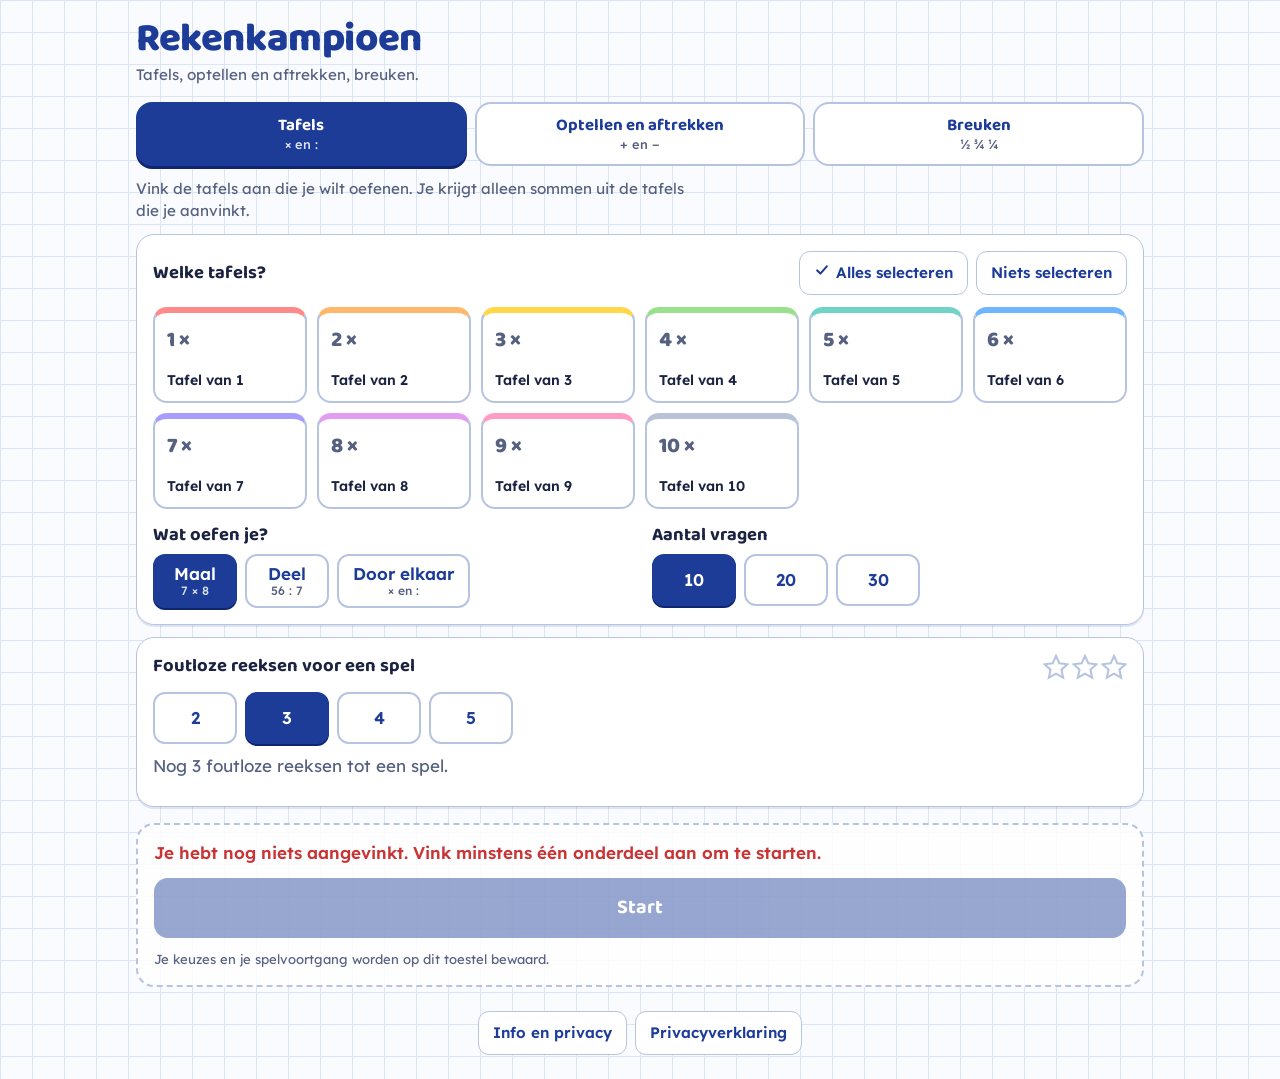
<file: index.html>
<!doctype html>
<html lang="nl">
  <head>
    <meta charset="utf-8" />
    <meta name="viewport" content="width=device-width, initial-scale=1, viewport-fit=cover" />
    <meta name="color-scheme" content="light dark" />
    <title>Rekenkampioen</title>
    <meta name="description" content="Rekenkampioen: oefen tafels, optellen en aftrekken en breuken. Gratis, zonder account, werkt offline." />
    <meta name="theme-color" content="#FAFBFE" media="(prefers-color-scheme: light)" />
    <meta name="theme-color" content="#1A332E" media="(prefers-color-scheme: dark)" />
    <meta name="mobile-web-app-capable" content="yes" />
    <meta name="apple-mobile-web-app-capable" content="yes" />
    <meta name="apple-mobile-web-app-title" content="Rekenkampioen" />
    <meta name="apple-mobile-web-app-status-bar-style" content="default" />
    <meta name="format-detection" content="telephone=no" />
    <link rel="manifest" href="./manifest.webmanifest" />
    <link rel="icon" href="./icon-192.png" type="image/png" />
    <link rel="apple-touch-icon" href="./apple-touch-icon.png" />
    <script type="module" crossorigin src="./assets/index-CdqrLb0e.js"></script>
    <link rel="stylesheet" crossorigin href="./assets/style-BLvkulnB.css">
  </head>
  <body>
    <div id="app" class="app" role="main"></div>
    <noscript>
      <p style="font-family: system-ui, sans-serif; padding: 24px">
        Rekenkampioen heeft JavaScript nodig om te oefenen. Zet JavaScript aan in je browser en herlaad de pagina.
      </p>
    </noscript>
  </body>
</html>
</file>
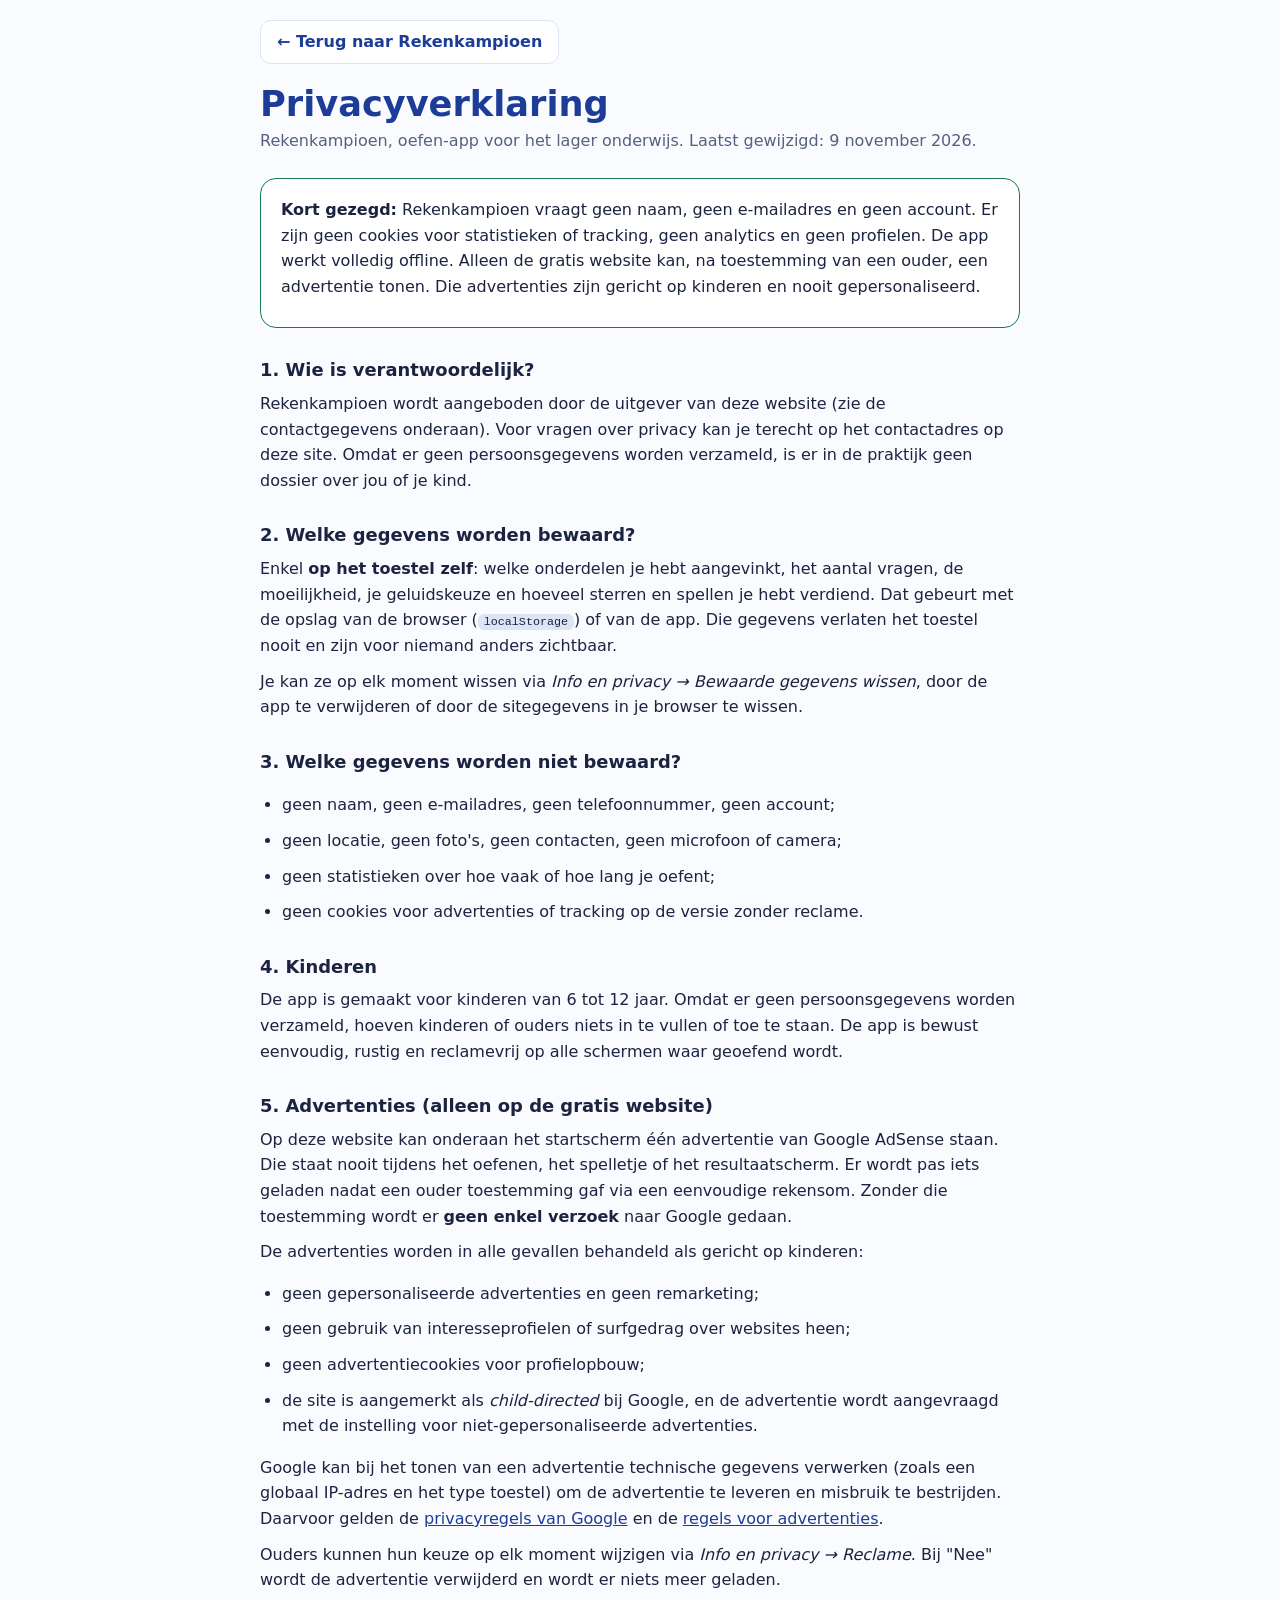
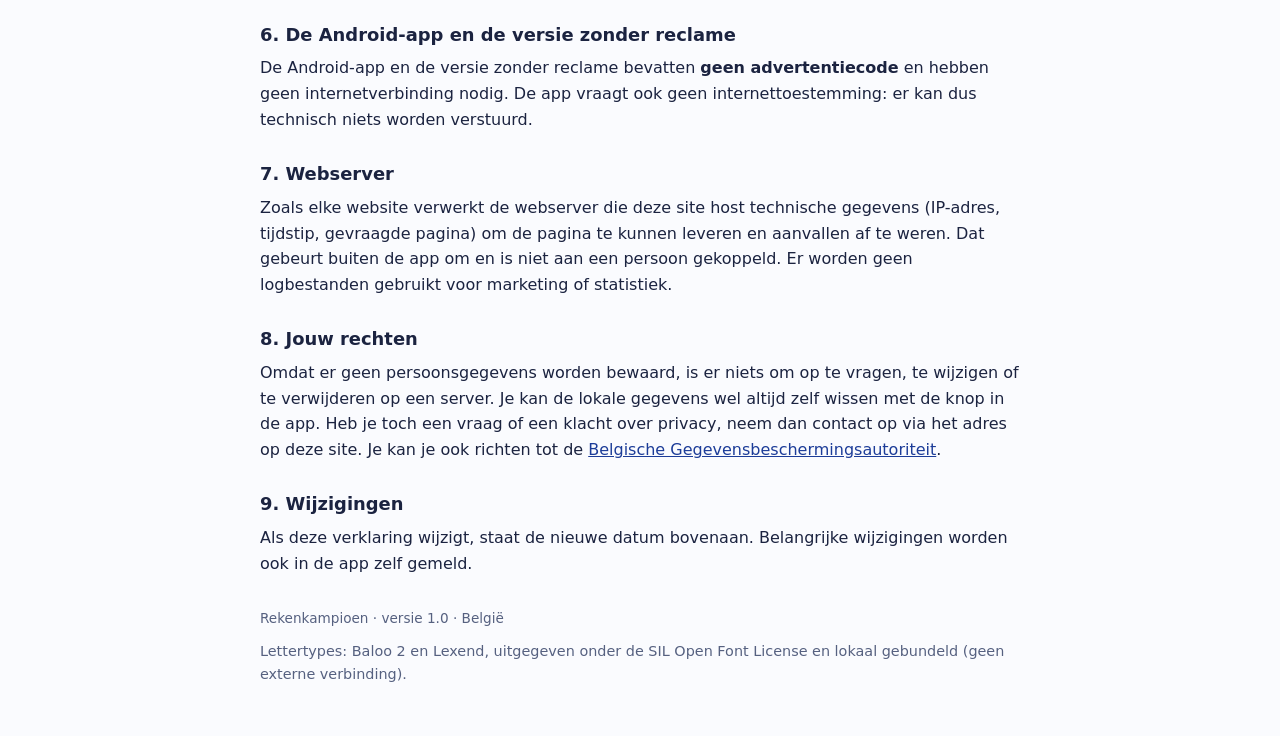
<file: privacy.html>
<!doctype html>
<html lang="nl">
  <head>
    <meta charset="utf-8" />
    <meta name="viewport" content="width=device-width, initial-scale=1" />
    <meta name="color-scheme" content="light dark" />
    <meta name="robots" content="index" />
    <title>Privacyverklaring — Rekenkampioen</title>
    <meta
      name="description"
      content="Privacyverklaring van Rekenkampioen: geen accounts, geen tracking, geen persoonsgegevens. Reclame alleen na toestemming van een ouder en nooit gepersonaliseerd."
    />
    <style>
      :root {
        --bg: #fafbfe;
        --panel: #ffffff;
        --text: #1b2340;
        --muted: #566180;
        --ink: #1c3c98;
        --line: #dce5f4;
        --good: #177a4b;
        color-scheme: light dark;
        font-family: 'Lexend', system-ui, -apple-system, 'Segoe UI', sans-serif;
        line-height: 1.6;
      }
      @media (prefers-color-scheme: dark) {
        :root {
          --bg: #1a332e;
          --panel: #20403a;
          --text: #edf1e6;
          --muted: #afc2b8;
          --ink: #a8cbff;
          --line: #42685c;
          --good: #8ee0ac;
        }
      }
      * { box-sizing: border-box; }
      body {
        margin: 0;
        background: var(--bg);
        color: var(--text);
        padding: max(20px, env(safe-area-inset-top)) 16px calc(40px + env(safe-area-inset-bottom));
      }
      main { max-width: 760px; margin: 0 auto; }
      h1 { color: var(--ink); font-size: clamp(1.6rem, 5vw, 2.2rem); line-height: 1.15; margin: 0 0 4px; }
      h2 { font-size: 1.12rem; margin: 28px 0 6px; }
      p, li { margin: 0 0 10px; }
      ul { padding-left: 22px; }
      .sub { color: var(--muted); margin: 0 0 24px; }
      .panel {
        background: var(--panel);
        border: 1.5px solid var(--line);
        border-radius: 16px;
        padding: 18px 20px;
        margin: 18px 0;
      }
      .panel.good { border-color: var(--good); }
      .back {
        display: inline-flex;
        align-items: center;
        min-height: 44px;
        padding: 8px 16px;
        border-radius: 11px;
        border: 1.5px solid var(--line);
        background: var(--panel);
        color: var(--ink);
        text-decoration: none;
        font-weight: 600;
        margin-bottom: 20px;
      }
      code { background: var(--line); border-radius: 6px; padding: 1px 6px; font-size: 0.9em; }
      .muted { color: var(--muted); font-size: 0.9rem; }
      a { color: var(--ink); }
      footer { margin-top: 32px; color: var(--muted); font-size: 0.85rem; }
    </style>
  </head>
  <body>
    <main>
      <a class="back" href="./">← Terug naar Rekenkampioen</a>
      <h1>Privacyverklaring</h1>
      <p class="sub">Rekenkampioen, oefen-app voor het lager onderwijs. Laatst gewijzigd: 9 november 2026.</p>

      <div class="panel good">
        <p>
          <strong>Kort gezegd:</strong> Rekenkampioen vraagt geen naam, geen e-mailadres en geen account. Er zijn geen
          cookies voor statistieken of tracking, geen analytics en geen profielen. De app werkt volledig offline. Alleen
          de gratis website kan, na toestemming van een ouder, een advertentie tonen. Die advertenties zijn gericht op
          kinderen en nooit gepersonaliseerd.
        </p>
      </div>

      <h2>1. Wie is verantwoordelijk?</h2>
      <p>
        Rekenkampioen wordt aangeboden door de uitgever van deze website (zie de contactgegevens onderaan). Voor vragen
        over privacy kan je terecht op het contactadres op deze site. Omdat er geen persoonsgegevens worden verzameld,
        is er in de praktijk geen dossier over jou of je kind.
      </p>

      <h2>2. Welke gegevens worden bewaard?</h2>
      <p>
        Enkel <strong>op het toestel zelf</strong>: welke onderdelen je hebt aangevinkt, het aantal vragen, de
        moeilijkheid, je geluidskeuze en hoeveel sterren en spellen je hebt verdiend. Dat gebeurt met de opslag van de
        browser (<code>localStorage</code>) of van de app. Die gegevens verlaten het toestel nooit en zijn voor niemand
        anders zichtbaar.
      </p>
      <p>
        Je kan ze op elk moment wissen via <em>Info en privacy → Bewaarde gegevens wissen</em>, door de app te
        verwijderen of door de sitegegevens in je browser te wissen.
      </p>

      <h2>3. Welke gegevens worden niet bewaard?</h2>
      <ul>
        <li>geen naam, geen e-mailadres, geen telefoonnummer, geen account;</li>
        <li>geen locatie, geen foto's, geen contacten, geen microfoon of camera;</li>
        <li>geen statistieken over hoe vaak of hoe lang je oefent;</li>
        <li>geen cookies voor advertenties of tracking op de versie zonder reclame.</li>
      </ul>

      <h2>4. Kinderen</h2>
      <p>
        De app is gemaakt voor kinderen van 6 tot 12 jaar. Omdat er geen persoonsgegevens worden verzameld, hoeven
        kinderen of ouders niets in te vullen of toe te staan. De app is bewust eenvoudig, rustig en reclamevrij op alle
        schermen waar geoefend wordt.
      </p>

      <h2>5. Advertenties (alleen op de gratis website)</h2>
      <p>
        Op deze website kan onderaan het startscherm één advertentie van Google AdSense staan. Die staat nooit tijdens
        het oefenen, het spelletje of het resultaatscherm. Er wordt pas iets geladen nadat een ouder toestemming gaf via
        een eenvoudige rekensom. Zonder die toestemming wordt er <strong>geen enkel verzoek</strong> naar Google gedaan.
      </p>
      <p>De advertenties worden in alle gevallen behandeld als gericht op kinderen:</p>
      <ul>
        <li>geen gepersonaliseerde advertenties en geen remarketing;</li>
        <li>geen gebruik van interesseprofielen of surfgedrag over websites heen;</li>
        <li>geen advertentiecookies voor profielopbouw;</li>
        <li>
          de site is aangemerkt als <em>child-directed</em> bij Google, en de advertentie wordt aangevraagd met de
          instelling voor niet-gepersonaliseerde advertenties.
        </li>
      </ul>
      <p>
        Google kan bij het tonen van een advertentie technische gegevens verwerken (zoals een globaal IP-adres en het
        type toestel) om de advertentie te leveren en misbruik te bestrijden. Daarvoor gelden de
        <a href="https://policies.google.com/privacy" rel="noopener noreferrer" target="_blank">privacyregels van Google</a>
        en de
        <a href="https://policies.google.com/technologies/ads" rel="noopener noreferrer" target="_blank">regels voor advertenties</a>.
      </p>
      <p>
        Ouders kunnen hun keuze op elk moment wijzigen via <em>Info en privacy → Reclame</em>. Bij "Nee" wordt de
        advertentie verwijderd en wordt er niets meer geladen.
      </p>

      <h2>6. De Android-app en de versie zonder reclame</h2>
      <p>
        De Android-app en de versie zonder reclame bevatten <strong>geen advertentiecode</strong> en hebben geen
        internetverbinding nodig. De app vraagt ook geen internettoestemming: er kan dus technisch niets worden
        verstuurd.
      </p>

      <h2>7. Webserver</h2>
      <p>
        Zoals elke website verwerkt de webserver die deze site host technische gegevens (IP-adres, tijdstip, gevraagde
        pagina) om de pagina te kunnen leveren en aanvallen af te weren. Dat gebeurt buiten de app om en is niet aan een
        persoon gekoppeld. Er worden geen logbestanden gebruikt voor marketing of statistiek.
      </p>

      <h2>8. Jouw rechten</h2>
      <p>
        Omdat er geen persoonsgegevens worden bewaard, is er niets om op te vragen, te wijzigen of te verwijderen op een
        server. Je kan de lokale gegevens wel altijd zelf wissen met de knop in de app. Heb je toch een vraag of een
        klacht over privacy, neem dan contact op via het adres op deze site. Je kan je ook richten tot de
        <a href="https://www.gegevensbeschermingsautoriteit.be/" rel="noopener noreferrer" target="_blank"
          >Belgische Gegevensbeschermingsautoriteit</a
        >.
      </p>

      <h2>9. Wijzigingen</h2>
      <p>
        Als deze verklaring wijzigt, staat de nieuwe datum bovenaan. Belangrijke wijzigingen worden ook in de app zelf
        gemeld.
      </p>

      <footer>
        <p>Rekenkampioen · versie 1.0 · België</p>
        <p class="muted">
          Lettertypes: Baloo 2 en Lexend, uitgegeven onder de SIL Open Font License en lokaal gebundeld (geen externe
          verbinding).
        </p>
      </footer>
    </main>
  </body>
</html>
</file>
<file: assets/style-BLvkulnB.css>
:root{--bg: #fafbfe;--grid: #dce5f4;--panel: #ffffff;--panel-2: #f3f6fd;--ink: #1c3c98;--shade: #0f2570;--on-ink: #ffffff;--text: #1b2340;--muted: #566180;--line: #b7c4e0;--marker: #ffd84a;--on-marker: #1b2340;--good: #177a4b;--good-bg: #ddf3e6;--bad: #c93434;--bad-bg: #fbe0e0;--focus: #0b57d0;--shadow: 0 2px 0 rgba(28, 60, 152, .12);--radius: 14px;--font-display: "Baloo 2", "Trebuchet MS", system-ui, sans-serif;--font-body: "Lexend", system-ui, -apple-system, "Segoe UI", sans-serif;--t1: #ff8a8a;--t2: #ffb86b;--t3: #ffd84a;--t4: #9be08c;--t5: #6fd3c7;--t6: #6fb6ff;--t7: #a99cff;--t8: #e29cf0;--t9: #ff9cc2;--t10: #b8c3d6}@media(prefers-color-scheme:dark){:root:not([data-theme=light]){--bg: #1a332e;--grid: #27483f;--panel: #20403a;--panel-2: #1d3a34;--ink: #a8cbff;--shade: #5c85bf;--on-ink: #14302a;--text: #edf1e6;--muted: #afc2b8;--line: #42685c;--marker: #e9c84b;--on-marker: #1a332e;--good: #8ee0ac;--good-bg: #24503e;--bad: #ff9a92;--bad-bg: #5a2e2e;--focus: #9cc8ff;--shadow: 0 2px 0 rgba(0, 0, 0, .35);color-scheme:dark}}:root[data-theme=dark]{--bg: #1a332e;--grid: #27483f;--panel: #20403a;--panel-2: #1d3a34;--ink: #a8cbff;--shade: #5c85bf;--on-ink: #14302a;--text: #edf1e6;--muted: #afc2b8;--line: #42685c;--marker: #e9c84b;--on-marker: #1a332e;--good: #8ee0ac;--good-bg: #24503e;--bad: #ff9a92;--bad-bg: #5a2e2e;--focus: #9cc8ff;--shadow: 0 2px 0 rgba(0, 0, 0, .35);color-scheme:dark}:root{--min-touch: 44px;--space-1: 4px;--space-2: 8px;--space-3: 12px;--space-4: 16px;--space-5: 24px;--space-6: 32px}button,a.button,[role=button],input,select{min-height:var(--min-touch)}:root{--bg-image: linear-gradient(var(--grid) 1px, transparent 1px), linear-gradient(90deg, var(--grid) 1px, transparent 1px);--bg-size: 32px 32px}@font-face{font-family:"Baloo 2";font-weight:600 800;font-style:normal;font-display:swap;src:url(../fonts/baloo-2-latin-600-800.woff2) format("woff2");unicode-range:U+0000-00FF,U+0131,U+0152-0153,U+02BB-02BC,U+02C6,U+02DA,U+02DC,U+0304,U+0308,U+0329,U+2000-206F,U+20AC,U+2122,U+2191,U+2193,U+2212,U+2215,U+FEFF,U+FFFD}@font-face{font-family:"Baloo 2";font-weight:600 800;font-style:normal;font-display:swap;src:url(../fonts/baloo-2-latin-ext-600-800.woff2) format("woff2");unicode-range:U+0100-02BA,U+02BD-02C5,U+02C7-02CC,U+02CE-02D7,U+02DD-02FF,U+0304,U+0308,U+0329,U+1D00-1DBF,U+1E00-1E9F,U+1EF2-1EFF,U+2020,U+20A0-20AB,U+20AD-20C4,U+2113,U+2C60-2C7F,U+A720-A7FF}@font-face{font-family:Lexend;font-weight:400 600;font-style:normal;font-display:swap;src:url(../fonts/lexend-latin-400-600.woff2) format("woff2");unicode-range:U+0000-00FF,U+0131,U+0152-0153,U+02BB-02BC,U+02C6,U+02DA,U+02DC,U+0304,U+0308,U+0329,U+2000-206F,U+20AC,U+2122,U+2191,U+2193,U+2212,U+2215,U+FEFF,U+FFFD}@font-face{font-family:Lexend;font-weight:400 600;font-style:normal;font-display:swap;src:url(../fonts/lexend-latin-ext-400-600.woff2) format("woff2");unicode-range:U+0100-02BA,U+02BD-02C5,U+02C7-02CC,U+02CE-02D7,U+02DD-02FF,U+0304,U+0308,U+0329,U+1D00-1DBF,U+1E00-1E9F,U+1EF2-1EFF,U+2020,U+20A0-20AB,U+20AD-20C4,U+2113,U+2C60-2C7F,U+A720-A7FF}*{box-sizing:border-box}html{-webkit-text-size-adjust:100%;height:100%}body{margin:0;min-height:100%;background-color:var(--bg);background-image:var(--bg-image);background-size:var(--bg-size);color:var(--text);font-family:var(--font-body);font-size:17px;line-height:1.45;-webkit-font-smoothing:antialiased;overflow-wrap:break-word}.app{min-height:100vh;min-height:100dvh;padding:calc(16px + env(safe-area-inset-top,0px)) max(16px,env(safe-area-inset-right,0px)) calc(24px + env(safe-area-inset-bottom,0px)) max(16px,env(safe-area-inset-left,0px));max-width:1040px;margin-inline:auto}h1,h2,h3{font-family:var(--font-display);margin:0;line-height:1.15;color:var(--text)}h1{font-size:clamp(1.8rem,5vw,2.5rem);font-weight:800;letter-spacing:-.01em}h2{font-size:1.15rem;font-weight:700}p{margin:0 0 var(--space-3)}a{color:var(--ink)}button{font:inherit;color:inherit;cursor:pointer;touch-action:manipulation;-webkit-tap-highlight-color:transparent;-webkit-user-select:none;user-select:none;background:none;border:0;padding:0}:focus-visible{outline:3px solid var(--focus);outline-offset:3px;border-radius:6px}button:focus-visible{outline:3px solid var(--focus);outline-offset:3px}[tabindex="-1"]:focus,[tabindex="-1"]:focus-visible{outline:none}button:disabled{cursor:not-allowed}.visually-hidden{position:absolute!important;width:1px;height:1px;padding:0;margin:-1px;overflow:hidden;clip:rect(0 0 0 0);white-space:nowrap;border:0}.skip-link{position:absolute;left:-999px;top:8px;background:var(--panel);color:var(--ink);padding:10px 16px;border-radius:10px;border:2px solid var(--ink);z-index:100}.skip-link:focus{left:8px}.primary{display:inline-flex;align-items:center;justify-content:center;gap:8px;min-height:52px;padding:10px 22px;border-radius:var(--radius);background:var(--ink);color:var(--on-ink);font-family:var(--font-display);font-weight:700;font-size:1.1rem;box-shadow:0 3px 0 var(--shade);transition:transform .07s ease}.primary:active:not(:disabled){transform:translateY(2px);box-shadow:0 1px 0 var(--shade)}.primary:disabled{opacity:.45;box-shadow:none}.primary.alt{background:transparent;color:var(--ink);border:2px solid var(--ink);box-shadow:0 3px 0 var(--line)}.small-btn{display:inline-flex;align-items:center;justify-content:center;gap:6px;min-height:var(--min-touch);padding:8px 14px;border-radius:11px;border:1.5px solid var(--line);background:var(--panel);color:var(--ink);font-weight:600;font-size:.95rem;text-decoration:none}.small-btn:active:not(:disabled){transform:translateY(1px)}.panel{background:var(--panel);border:1.5px solid var(--line);border-radius:18px;padding:var(--space-4);box-shadow:var(--shadow)}.panel-head{display:flex;align-items:baseline;justify-content:space-between;gap:12px;margin-bottom:var(--space-3);flex-wrap:wrap}.legend{color:var(--muted);font-size:.85rem}.muted{color:var(--muted)}@media(prefers-reduced-motion:reduce){*,*:before,*:after{animation-duration:.001ms!important;animation-iteration-count:1!important;transition-duration:.001ms!important;scroll-behavior:auto!important}}:root[data-motion=reduce] *,:root[data-motion=reduce] *:before,:root[data-motion=reduce] *:after{animation:none!important;transition:none!important}@keyframes pop{0%{transform:scale(.92)}60%{transform:scale(1.04)}to{transform:scale(1)}}@keyframes shake{20%{transform:translate(-8px)}50%{transform:translate(8px)}80%{transform:translate(-4px)}}@keyframes blink{50%{opacity:0}}::-webkit-scrollbar{width:10px;height:10px}::-webkit-scrollbar-thumb{background:var(--line);border-radius:8px}[hidden]{display:none!important}.shell>*{animation:fade-in .18s ease-out}@keyframes fade-in{0%{opacity:0;transform:translateY(6px)}to{opacity:1;transform:none}}.top{margin-bottom:var(--space-3)}.top h1{color:var(--ink)}.tagline{color:var(--muted);font-size:.95rem;margin:2px 0 0}.lead{color:var(--muted);font-size:.95rem;margin:var(--space-3) 0 var(--space-3);max-width:62ch}.tabs{display:grid;grid-template-columns:repeat(3,minmax(0,1fr));gap:8px;margin-top:var(--space-4)}.tab{display:flex;flex-direction:column;align-items:center;justify-content:center;gap:2px;min-height:64px;padding:8px 6px;border-radius:16px;border:2px solid var(--line);background:var(--panel);color:var(--ink);font-family:var(--font-display);font-weight:700;font-size:1.05rem;line-height:1.1;text-align:center}.tab small{font-family:var(--font-body);font-weight:500;font-size:.8rem;color:var(--muted)}.tab[aria-selected=true]{background:var(--ink);color:var(--on-ink);border-color:var(--ink);box-shadow:0 3px 0 var(--shade)}.tab[aria-selected=true] small{color:var(--on-ink);opacity:.85}.panel{margin-top:var(--space-3)}.row-2{display:grid;gap:var(--space-3)}@media(min-width:720px){.row-2{grid-template-columns:1fr 1fr;gap:var(--space-5)}}.field{margin-top:var(--space-4)}.field h2{margin-bottom:var(--space-2)}.tile-tools{display:flex;gap:8px;flex-wrap:wrap}.tiles{display:grid;grid-template-columns:repeat(auto-fill,minmax(140px,1fr));gap:10px}.tiles.topics{grid-template-columns:repeat(auto-fill,minmax(150px,1fr))}.tiles.years{grid-template-columns:repeat(auto-fill,minmax(96px,1fr))}.tiles.years .tile{min-height:78px;padding:10px 12px}.tiles.years .tile-num{font-size:1.15rem;min-height:0}.tile{position:relative;display:flex;flex-direction:column;align-items:flex-start;justify-content:space-between;gap:6px;min-height:96px;padding:12px;border-radius:var(--radius);border:2px solid var(--line);background:var(--panel);color:var(--text);text-align:left;transition:transform .07s ease,border-color .12s ease,background .12s ease}.tiles.topics .tile{min-height:132px}.tile:active{transform:translateY(1px)}.tile-num{font-family:var(--font-display);font-weight:800;font-size:1.35rem;line-height:1.1;color:var(--ink);display:inline-flex;align-items:center;min-height:2rem;overflow-wrap:anywhere}.tile-name{font-size:.88rem;font-weight:600;line-height:1.2}.tile-check{position:absolute;top:8px;right:8px;display:inline-flex;align-items:center;justify-content:center;width:26px;height:26px;border-radius:50%;color:var(--on-ink);background:transparent}.tile[data-state=on]{border-color:var(--ink);background:var(--panel-2);box-shadow:inset 0 0 0 2px var(--ink)}.tile[data-state=on] .tile-check{background:var(--ink)}.tile[data-state=off] .tile-num{color:var(--muted)}.tile[data-topic=tafel-1]{border-top:6px solid var(--t1)}.tile[data-topic=tafel-2]{border-top:6px solid var(--t2)}.tile[data-topic=tafel-3]{border-top:6px solid var(--t3)}.tile[data-topic=tafel-4]{border-top:6px solid var(--t4)}.tile[data-topic=tafel-5]{border-top:6px solid var(--t5)}.tile[data-topic=tafel-6]{border-top:6px solid var(--t6)}.tile[data-topic=tafel-7]{border-top:6px solid var(--t7)}.tile[data-topic=tafel-8]{border-top:6px solid var(--t8)}.tile[data-topic=tafel-9]{border-top:6px solid var(--t9)}.tile[data-topic=tafel-10]{border-top:6px solid var(--t10)}.seg{display:flex;flex-wrap:wrap;gap:8px}.seg-btn{display:inline-flex;flex-direction:column;align-items:center;justify-content:center;min-width:84px;min-height:52px;padding:8px 14px;border-radius:12px;border:2px solid var(--line);background:var(--panel);color:var(--ink);font-weight:700;line-height:1.15}.seg-btn small{font-weight:500;font-size:.75rem;color:var(--muted)}.seg-btn[aria-checked=true]{background:var(--ink);color:var(--on-ink);border-color:var(--ink);box-shadow:0 2px 0 var(--shade)}.seg-btn[aria-checked=true] small{color:var(--on-ink);opacity:.85}.stars{display:inline-flex;gap:3px;align-items:center}.star svg{width:26px;height:26px;display:block}.star.off svg{fill:none;stroke:var(--line);stroke-width:1.6}.star.on svg{fill:var(--marker);stroke:var(--on-marker);stroke-width:1.2}.reward-box .panel-head{align-items:center}.reward-box .small{margin:10px 0 12px}.reward-box .primary{width:100%}.start-box{margin-top:var(--space-4);padding:var(--space-4);border-radius:18px;border:2px dashed var(--line);background:color-mix(in srgb,var(--panel) 80%,transparent)}.summary{font-weight:600;margin-bottom:var(--space-3)}.summary.warn{color:var(--bad)}.primary.big{width:100%;min-height:60px;font-size:1.25rem}.legend{margin:var(--space-3) 0 0;color:var(--muted);font-size:.82rem}.footer{margin-top:var(--space-5);display:grid;gap:var(--space-3);justify-items:center}.linkrow{display:flex;flex-wrap:wrap;gap:8px;justify-content:center}.install-hint{display:flex;align-items:center;gap:12px;width:100%;max-width:520px;padding:10px 12px;border-radius:14px;border:1.5px solid var(--line);background:var(--panel)}.install-text{display:grid;gap:2px;font-size:.86rem}.install-text span{color:var(--muted)}.ghost{background:transparent}.quiz-head{display:grid;gap:var(--space-2)}.quiz-top{display:flex;align-items:center;justify-content:space-between;gap:12px}.count{font-weight:700;color:var(--muted);white-space:nowrap;font-variant-numeric:tabular-nums}.progress{flex:1;height:14px;border-radius:99px;background:var(--panel);border:1.5px solid var(--line);overflow:hidden}.progress .fill{display:block;height:100%;width:0;background:var(--ink);border-radius:99px;transition:width .25s ease}.qmeter{display:flex;flex-wrap:wrap;align-items:center;gap:4px 12px;margin-top:6px}.qmeter .star svg{width:20px;height:20px}.mtxt{font-size:.82rem;color:var(--muted)}.quiz-body{display:grid;gap:var(--space-3);margin-top:var(--space-3);align-items:stretch}@media(min-width:720px){.quiz-body{grid-template-columns:minmax(0,1fr) 320px}.quiz-body .sheet{min-height:100%;justify-content:flex-start;gap:var(--space-2)}.quiz-body .sheet:not(.with-visual){justify-content:center}.quiz-body .pad{align-content:center}.quiz-body .inputcol{display:flex;flex-direction:column;gap:var(--space-3);height:100%;justify-content:stretch}.quiz-body .inputcol>.pad{flex:1 1 auto}}.sheet{background:var(--panel);border:1.5px solid var(--line);border-radius:18px;padding:var(--space-4);min-height:245px;display:flex;flex-direction:column;align-items:center;justify-content:flex-start;gap:var(--space-3);box-shadow:var(--shadow)}.sheet>*{width:100%}.sheet>#answer{margin-top:var(--space-2)}.sheet .choices{max-width:560px;margin-inline:auto}.qprompt{font-size:1rem;font-weight:600;color:var(--muted);margin:0;text-align:center}.qvisual{display:flex;justify-content:center;align-items:center;flex-wrap:wrap}.expr{display:flex;flex-wrap:wrap;align-items:center;justify-content:center;align-self:center;gap:.15em .3em;font-family:var(--font-display);font-weight:800;font-size:clamp(2rem,7vw,3rem);line-height:1.2;color:var(--ink);min-height:2.4em;text-align:center}.expr.long{font-size:clamp(1.5rem,5vw,2.2rem)}.expr-main{display:inline-flex;align-items:center;gap:.15em;flex-wrap:wrap}.answer{display:inline-flex;align-items:baseline;justify-content:center;min-width:2.4ch;min-height:1.1em;padding:0 .2em;border-bottom:.1em solid var(--ink);color:var(--ink);font-variant-numeric:tabular-nums;white-space:nowrap;vertical-align:baseline}.answer:empty{min-height:0;height:.85em}.answer:empty:after{content:"";display:block;width:1.2ch;height:0;animation:blink 1.1s steps(1) infinite;border-bottom:.1em solid var(--ink)}.answer.right{color:var(--good);border-color:var(--good)}.answer.wrong{color:var(--bad);border-color:var(--bad)}.frac{display:inline-flex;flex-direction:column;align-items:center;justify-content:center;vertical-align:middle;font-size:.72em;line-height:1.05;margin:0 .08em;font-variant-numeric:tabular-nums}.frac>span{display:block;min-width:1.1ch;padding:0 .18em;text-align:center}.frac>span:first-child{border-bottom:.09em solid currentColor;padding-bottom:.08em}.frac>span:last-child{padding-top:.08em}.frac .slot{display:inline-block;min-width:1.3ch;min-height:1.06em;border:.06em dashed var(--line);border-radius:.16em;font-weight:inherit;cursor:pointer}.frac .slot.on{border-style:solid;border-color:var(--ink);background:var(--panel-2)}.frac .slot-static{display:inline-block;min-width:1.1ch;font-weight:inherit}.feedback{min-height:1.5em;margin:0;text-align:center;font-weight:600;font-size:.98rem}.feedback.right{color:var(--good)}.feedback.wrong{color:var(--bad)}.inputcol{display:grid;gap:var(--space-2)}.pad{display:grid;grid-template-columns:repeat(3,minmax(0,1fr));gap:10px;width:100%;max-width:460px;margin-inline:auto}.key{min-height:62px;border-radius:14px;border:2px solid var(--line);background:var(--panel);color:var(--ink);font-family:var(--font-display);font-weight:800;font-size:1.6rem;box-shadow:0 3px 0 var(--line)}.key:active:not(:disabled){transform:translateY(2px);box-shadow:0 1px 0 var(--line)}.key:disabled{opacity:.5}.key.go{background:var(--good);border-color:var(--good);color:#fff;box-shadow:0 3px color-mix(in srgb,var(--good) 70%,black);font-size:1.2rem;letter-spacing:.02em}.choices{display:grid;grid-template-columns:repeat(3,minmax(0,1fr));gap:10px}.choice-btn{min-height:88px;display:flex;align-items:center;justify-content:center;padding:8px;border-radius:14px;border:2px solid var(--ink);background:var(--panel);color:var(--ink);font-family:var(--font-display);font-weight:800;font-size:clamp(1.4rem,4vw,2rem);box-shadow:0 3px 0 var(--ink)}.choice-btn .frac{font-size:.9em}.expr .choice-gap{display:inline-block;min-width:2.2ch;border-bottom:.08em dashed var(--line);height:.9em;margin:0 .15em}.choice-btn:active:not(:disabled){transform:translateY(2px);box-shadow:0 1px 0 var(--ink)}.choice-btn.right{background:var(--good-bg);border-color:var(--good);color:var(--good);box-shadow:0 3px 0 var(--good)}.choice-btn.wrong{background:var(--bad-bg);border-color:var(--bad);color:var(--bad);box-shadow:0 3px 0 var(--bad)}.color-controls{grid-column:1 / -1;display:grid;gap:8px}.color-controls p{margin:0;text-align:center}.quiz{min-height:calc(100dvh - 130px);display:flex;flex-direction:column}.quiz .quiz-head{margin-bottom:var(--space-3)}.quiz .quiz-foot{margin-top:var(--space-3)}.quiz:after{content:"";flex:1 1 auto}@media(min-width:720px)and (min-height:640px){.quiz-body{flex:1 1 auto}.quiz-body .pad{grid-auto-rows:minmax(62px,1fr);height:100%}}.quiz-foot{display:flex;justify-content:center;margin-top:var(--space-3)}@media(max-height:620px),(max-width:719px){.quiz{min-height:0}}@media(max-height:460px)and (min-width:600px){.app{padding-top:8px;padding-bottom:8px}.quiz-head{gap:4px}.qmeter{margin-top:0}.quiz .quiz-head{margin-bottom:8px}.quiz-body{margin-top:8px;gap:8px}.quiz-body .sheet{min-height:0;padding:12px}.key{min-height:44px;font-size:1.15rem}.pad{gap:6px}.quiz-foot{margin-top:6px}}.quiz-foot .small-btn,.quiz-foot .primary{min-width:180px}.quiz.shake .sheet{animation:shake .4s ease}.die{width:64px;height:64px;border:3px solid var(--ink);border-radius:14px;background:#fff;display:grid;grid-template:repeat(3,1fr) / repeat(3,1fr);padding:7px}.die i{width:80%;height:80%;place-self:center;border-radius:50%;background:#1b2440;visibility:hidden}.die i.on{visibility:visible}.dice-row{display:flex;gap:14px;justify-content:center}.tenframe{display:grid;grid-template-columns:repeat(5,32px);gap:6px;justify-content:center}.tenframe i{width:32px;height:32px;border-radius:50%;border:2.5px solid var(--ink)}.tenframe i.on{background:var(--marker)}.money{display:flex;flex-wrap:wrap;gap:10px;justify-content:center;align-items:center}.money .coin{width:46px;height:46px;border-radius:50%;border:3px solid var(--ink);background:var(--marker);color:var(--on-marker);display:inline-flex;align-items:center;justify-content:center;font-weight:800}.money .note{min-width:74px;padding:8px 10px;border-radius:8px;border:2.5px solid var(--ink);background:var(--good-bg);color:var(--good);font-weight:800;text-align:center}.money .v10{background:var(--panel-2);color:var(--ink)}.shop{display:flex;flex-wrap:wrap;gap:14px;justify-content:center;align-items:center}.shop .item{display:grid;justify-items:center;gap:4px}.shop .em{font-size:2.4rem;line-height:1}.shop .tag,.shop .pay{padding:4px 10px;border-radius:8px;border:2px solid var(--ink);background:var(--panel);font-weight:700}.shop .pay{background:var(--marker);color:var(--on-marker);border-color:var(--on-marker)}.nline{width:min(100%,420px);height:auto}.nl-line,.nl-tick{stroke:var(--ink);stroke-width:3;stroke-linecap:round}.nl-tick{stroke-width:2}.nline text{fill:var(--muted);font-size:15px;text-anchor:middle;font-family:var(--font-body)}.nline .arrow{fill:var(--marker);stroke:var(--on-marker);stroke-width:2}.part{fill:var(--panel);stroke:var(--ink);stroke-width:2.5;stroke-linejoin:round}.part.on{fill:var(--marker)}.qvisual .part{cursor:pointer;transition:fill .12s ease}.qvisual .part:focus-visible{outline:3px solid var(--focus);outline-offset:2px}.bar,.pie{max-width:100%;height:auto}.pie{max-width:210px}.done-head{text-align:center;margin-bottom:var(--space-3)}.score{font-family:var(--font-display);font-weight:800;font-size:clamp(2rem,6vw,2.8rem);color:var(--ink);margin:4px 0}.score small{display:block;font-family:var(--font-body);font-weight:500;font-size:.9rem;color:var(--muted)}.msg{color:var(--muted)}.stat-row{display:grid;grid-template-columns:auto minmax(0,1fr) auto;gap:12px;align-items:center;padding:10px 0;border-top:1.5px solid var(--line)}.stat-row:first-of-type{border-top:0}.stat-icon{font-family:var(--font-display);font-weight:800;color:var(--ink);min-width:2ch;text-align:center}.stat-title{font-size:.92rem;font-weight:600}.bar{height:10px;border-radius:99px;background:var(--panel-2);border:1px solid var(--line);overflow:hidden;margin-top:4px}.bar i{display:block;height:100%;background:var(--good)}.chip{padding:4px 10px;border-radius:99px;font-size:.78rem;font-weight:700;white-space:nowrap}.chip.good{background:var(--good-bg);color:var(--good)}.chip.work{background:var(--bad-bg);color:var(--bad)}.reward{text-align:center}.reward .stars{margin:8px 0}.suggest-block{display:flex;flex-wrap:wrap;align-items:center;gap:10px;padding:8px 0;border-top:1.5px solid var(--line)}.suggest-block:first-child{border-top:0}.suggest-block p{margin:0;flex:1 1 240px}.actions{display:flex;flex-wrap:wrap;gap:10px;justify-content:center;margin-top:var(--space-4)}.actions.wrap{margin-top:var(--space-2);justify-content:flex-start}.small-btn.danger{border-color:var(--bad);color:var(--bad)}.info-section h2{margin-bottom:var(--space-2)}.info-section p{margin:0 0 var(--space-2)}.info-section h2.mt{margin-top:var(--space-4)}.info-section p:last-child{margin-bottom:0}.consent-state{font-weight:600;color:var(--ink)}.game-view{display:grid;justify-items:center;gap:var(--space-2);width:100%}.game-top{display:flex;align-items:center;gap:12px;width:100%;justify-content:flex-start}.gtitle{font-family:var(--font-display);font-weight:800;font-size:1.2rem;color:var(--ink);margin:0}.gwrap{width:100%;display:flex;justify-content:center}#gc{border-radius:16px;background:#0e1633;touch-action:none;max-width:100%}.ghint{color:var(--muted);font-size:.88rem;text-align:center;margin:0}.game-end{text-align:center;width:min(100%,460px)}.game-end .score{margin:0 0 4px}.dialog{width:min(92vw,480px);max-width:480px;margin:auto;max-height:90dvh;overflow-y:auto;border:2px solid var(--ink);border-radius:18px;padding:var(--space-4);background:var(--panel);color:var(--text);box-shadow:0 20px 60px #0000004d}.dialog::backdrop{background:#0a101e8c;backdrop-filter:blur(2px)}.dialog h2{margin-bottom:var(--space-2)}.gate-form{display:grid;gap:var(--space-2);margin:var(--space-3) 0}.gate-label{font-weight:600}.gate-row{display:grid;grid-template-columns:minmax(0,1fr);gap:8px;align-items:stretch}@media(min-width:420px){.gate-row{grid-template-columns:minmax(0,1fr) auto}}.gate-input{width:100%;min-height:52px;padding:8px 12px;font-size:1.2rem;font-family:var(--font-display);font-weight:700;border:2px solid var(--line);border-radius:12px;background:var(--panel-2);color:var(--text)}.gate-form .primary{width:100%;white-space:nowrap}.gate-error{color:var(--bad);font-weight:600;margin:0}.dialog-actions{display:flex;justify-content:flex-end;gap:8px}.ad-zone{width:100%;max-width:520px;margin-top:var(--space-2);display:grid;gap:6px;justify-items:center}.ad-zone[hidden]{display:none}.ad-label{font-size:.72rem;letter-spacing:.06em;text-transform:uppercase;color:var(--muted);margin:0}.ad-consent{width:100%;padding:10px 12px;border-radius:12px;border:1.5px dashed var(--line);display:flex;flex-wrap:wrap;gap:8px;align-items:center;justify-content:space-between}.ad-consent-text{margin:0;font-size:.82rem;color:var(--muted);flex:1 1 220px}.adsbygoogle{width:100%;min-height:60px}@media(max-width:380px){.tiles{grid-template-columns:repeat(auto-fill,minmax(120px,1fr))}.seg-btn{min-width:70px;padding:8px 10px}.key{min-height:56px}}
</file>
